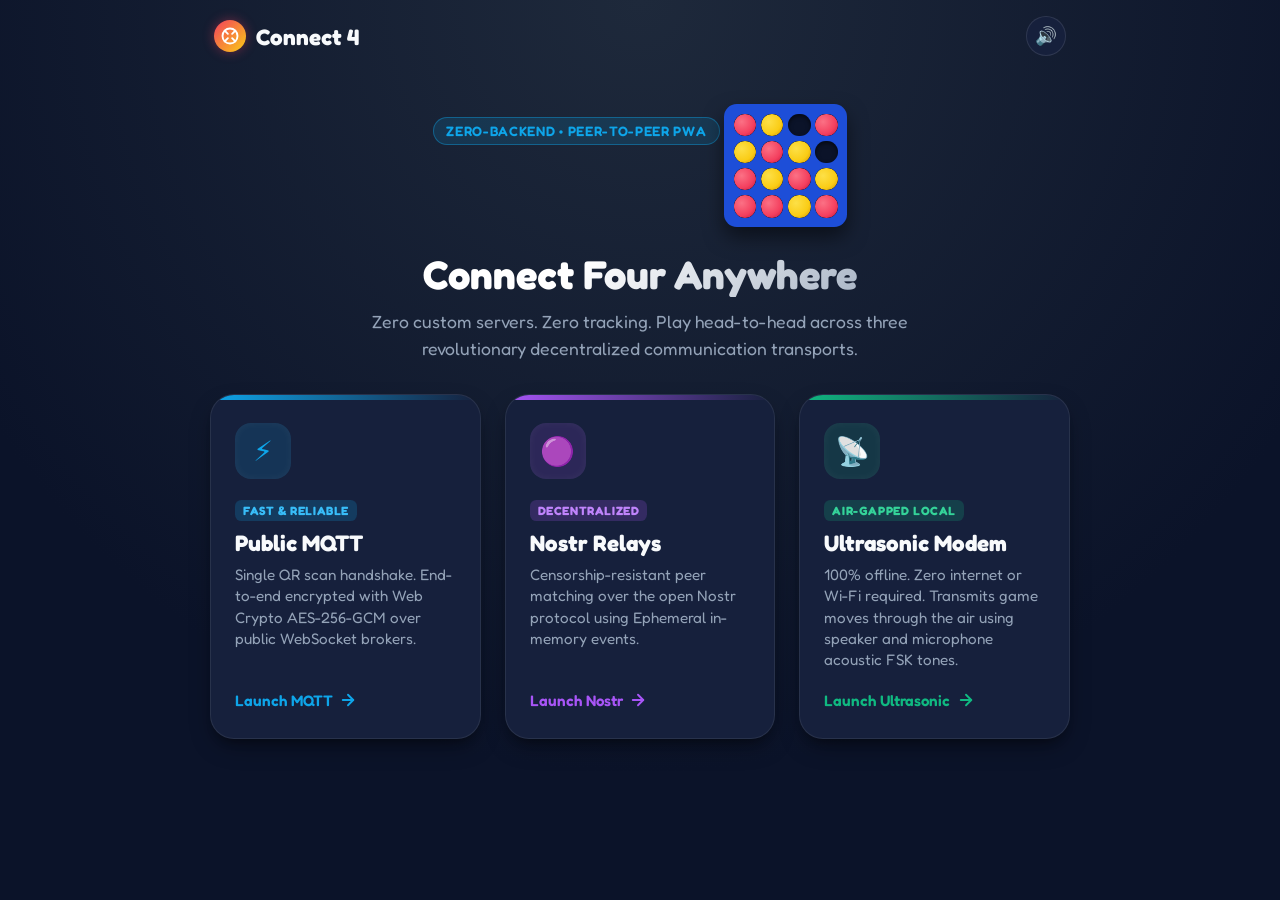
<file: index.html>
<!DOCTYPE html>
<html lang="en">
<head>
  <meta charset="UTF-8">
  <meta name="viewport" content="width=device-width, initial-scale=1.0, maximum-scale=1.0, user-scalable=no">
  <title>Connect 4 — Zero-Backend PWA Suite</title>
  <meta name="description" content="Play peer-to-peer Connect 4 across zero-backend transports: encrypted MQTT, decentralized Nostr relays, or air-gapped Ultrasonic modem.">
  <meta name="theme-color" content="#0ea5e9">
  
  <link rel="manifest" href="./manifest.json">
  <link rel="icon" type="image/svg+xml" href="./icons/icon.svg">
  <link rel="apple-touch-icon" href="./icons/icon.svg">
  <link rel="stylesheet" href="./styles.css">
</head>
<body>
  <header class="app-header">
    <a href="./" class="brand">
      <div class="brand-icon">
        <svg width="18" height="18" viewBox="0 0 24 24" fill="none" stroke="#fff" stroke-width="2.5" stroke-linecap="round" stroke-linejoin="round">
          <circle cx="12" cy="12" r="10"></circle>
          <path d="m4.93 4.93 4.24 4.24"></path>
          <path d="m14.83 9.17 4.24-4.24"></path>
          <path d="m14.83 14.83 4.24 4.24"></path>
          <path d="m9.17 14.83-4.24 4.24"></path>
        </svg>
      </div>
      <span>Connect 4</span>
    </a>

    <div class="header-controls">
      <button id="btn-sound-toggle" class="icon-btn" title="Toggle Sound" aria-label="Toggle Sound">
        🔊
      </button>
      <button id="btn-install" class="btn-install" title="Install as Web App">
        Install App
      </button>
    </div>
  </header>

  <main class="app-main">
    <section class="hero-section">
      <div class="hero-badge">Zero-Backend • Peer-to-Peer PWA</div>

      <!-- Animated Mini Board Preview -->
      <div class="mini-board-preview" aria-hidden="true">
        <div class="mini-board-slot"><div class="mini-p1"></div></div>
        <div class="mini-board-slot"><div class="mini-p2"></div></div>
        <div class="mini-board-slot"></div>
        <div class="mini-board-slot"><div class="mini-p1"></div></div>
        <div class="mini-board-slot"><div class="mini-p2"></div></div>
        <div class="mini-board-slot"><div class="mini-p1"></div></div>
        <div class="mini-board-slot"><div class="mini-p2"></div></div>
        <div class="mini-board-slot"></div>
        <div class="mini-board-slot"><div class="mini-p1"></div></div>
        <div class="mini-board-slot"><div class="mini-p2"></div></div>
        <div class="mini-board-slot"><div class="mini-p1"></div></div>
        <div class="mini-board-slot"><div class="mini-p2"></div></div>
        <div class="mini-board-slot"><div class="mini-p1"></div></div>
        <div class="mini-board-slot"><div class="mini-p1"></div></div>
        <div class="mini-board-slot"><div class="mini-p2"></div></div>
        <div class="mini-board-slot"><div class="mini-p1"></div></div>
      </div>

      <h1 class="hero-title">Connect Four Anywhere</h1>
      <p class="hero-subtitle">
        Zero custom servers. Zero tracking. Play head-to-head across three revolutionary decentralized communication transports.
      </p>
    </section>

    <div class="cards-grid">
      <!-- Variant 1: MQTT -->
      <a href="./mqtt/" class="transport-card card-mqtt">
        <div>
          <div class="card-icon-box">⚡</div>
          <span class="card-tag">Fast &amp; Reliable</span>
          <h2 class="card-title">Public MQTT</h2>
          <p class="card-desc">
            Single QR scan handshake. End-to-end encrypted with Web Crypto AES-256-GCM over public WebSocket brokers.
          </p>
        </div>
        <div class="card-cta">
          <span>Launch MQTT</span>
          <svg width="18" height="18" viewBox="0 0 24 24" fill="none" stroke="currentColor" stroke-width="2.5" stroke-linecap="round" stroke-linejoin="round"><path d="M5 12h14"></path><path d="m12 5 7 7-7 7"></path></svg>
        </div>
      </a>

      <!-- Variant 2: Nostr -->
      <a href="./nostr/" class="transport-card card-nostr">
        <div>
          <div class="card-icon-box">🟣</div>
          <span class="card-tag">Decentralized</span>
          <h2 class="card-title">Nostr Relays</h2>
          <p class="card-desc">
            Censorship-resistant peer matching over the open Nostr protocol using Ephemeral in-memory events.
          </p>
        </div>
        <div class="card-cta">
          <span>Launch Nostr</span>
          <svg width="18" height="18" viewBox="0 0 24 24" fill="none" stroke="currentColor" stroke-width="2.5" stroke-linecap="round" stroke-linejoin="round"><path d="M5 12h14"></path><path d="m12 5 7 7-7 7"></path></svg>
        </div>
      </a>

      <!-- Variant 3: Ultrasonic -->
      <a href="./ultrasonic/" class="transport-card card-ultrasonic">
        <div>
          <div class="card-icon-box">📡</div>
          <span class="card-tag">Air-Gapped Local</span>
          <h2 class="card-title">Ultrasonic Modem</h2>
          <p class="card-desc">
            100% offline. Zero internet or Wi-Fi required. Transmits game moves through the air using speaker and microphone acoustic FSK tones.
          </p>
        </div>
        <div class="card-cta">
          <span>Launch Ultrasonic</span>
          <svg width="18" height="18" viewBox="0 0 24 24" fill="none" stroke="currentColor" stroke-width="2.5" stroke-linecap="round" stroke-linejoin="round"><path d="M5 12h14"></path><path d="m12 5 7 7-7 7"></path></svg>
        </div>
      </a>
    </div>
  </main>

  <script type="module">
    import { audioFx } from './shared/audio-fx.js';

    // Register Service Worker
    if ('serviceWorker' in navigator) {
      window.addEventListener('load', () => {
        navigator.serviceWorker.register('./sw.js', { scope: './' })
          .then(reg => console.log('Service Worker registered with scope:', reg.scope))
          .catch(err => console.warn('Service Worker registration failed:', err));
      });
    }

    // Sound toggle
    const soundBtn = document.getElementById('btn-sound-toggle');
    const updateSoundBtn = () => {
      soundBtn.textContent = audioFx.isMuted ? '🔇' : '🔊';
    };
    updateSoundBtn();

    soundBtn.addEventListener('click', () => {
      const muted = audioFx.toggleMute();
      updateSoundBtn();
      if (!muted) audioFx.playClick();
    });

    // PWA Install Prompt
    let deferredPrompt = null;
    const installBtn = document.getElementById('btn-install');

    window.addEventListener('beforeinstallprompt', (e) => {
      e.preventDefault();
      deferredPrompt = e;
      installBtn.style.display = 'block';
    });

    installBtn.addEventListener('click', async () => {
      if (deferredPrompt) {
        audioFx.playClick();
        deferredPrompt.prompt();
        const { outcome } = await deferredPrompt.userChoice;
        if (outcome === 'accepted') {
          installBtn.style.display = 'none';
        }
        deferredPrompt = null;
      }
    });

    window.addEventListener('appinstalled', () => {
      installBtn.style.display = 'none';
      deferredPrompt = null;
    });
  </script>
</body>
</html>
</file>
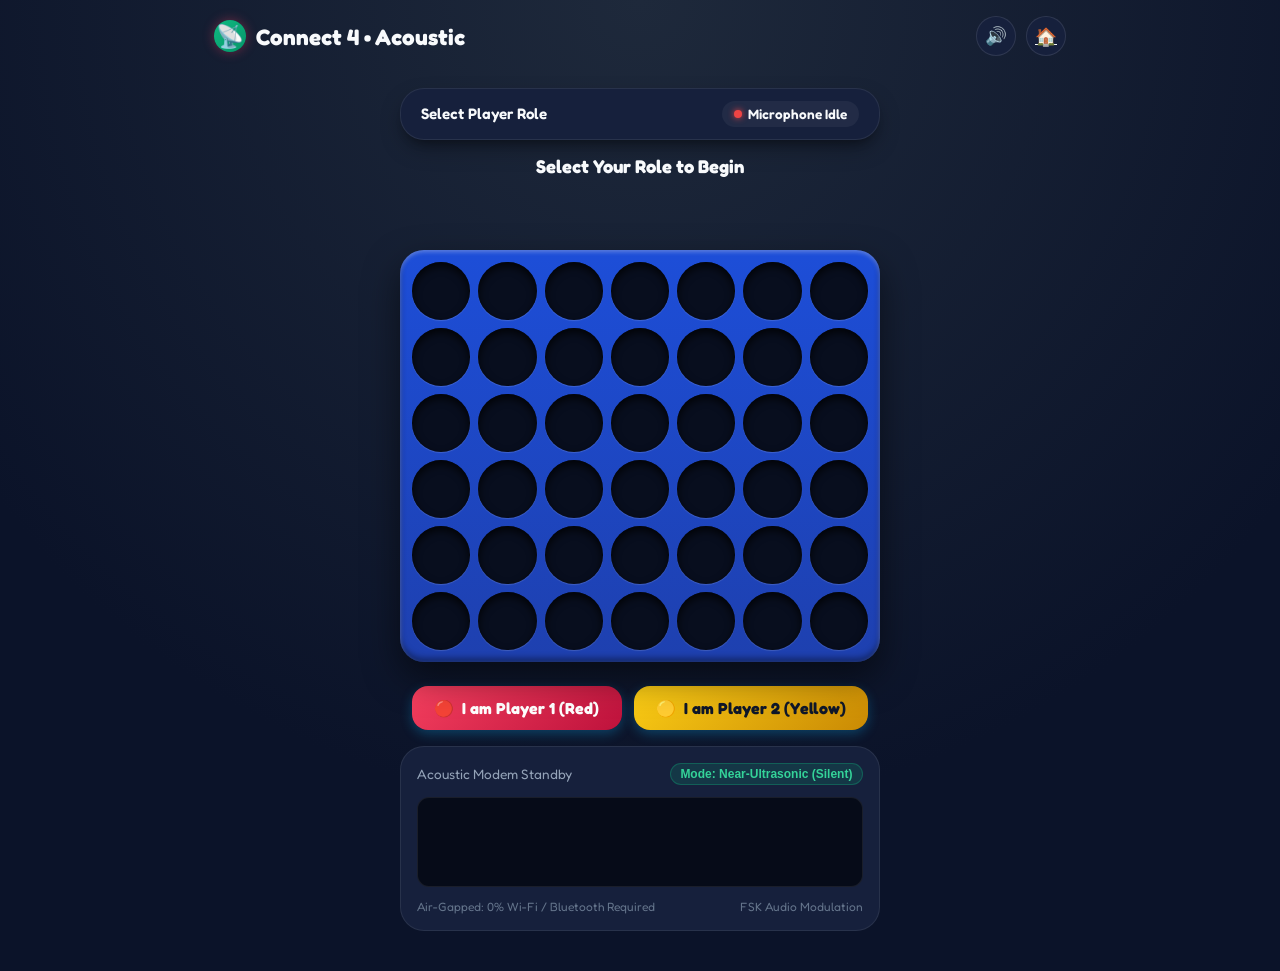
<file: ultrasonic/index.html>
<!DOCTYPE html>
<html lang="en">
<head>
  <meta charset="UTF-8">
  <meta name="viewport" content="width=device-width, initial-scale=1.0, maximum-scale=1.0, user-scalable=no">
  <title>Connect 4 — Ultrasonic Acoustic Modem</title>
  <meta name="description" content="100% offline air-gapped Connect 4 peer-to-peer gameplay via microphone and speaker audio FSK modulation.">
  <meta name="theme-color" content="#10b981">

  <link rel="manifest" href="../manifest.json">
  <link rel="icon" type="image/svg+xml" href="../icons/icon.svg">
  <link rel="stylesheet" href="../styles.css">
</head>
<body>
  <header class="app-header">
    <a href="../" class="brand">
      <div class="brand-icon" style="background: linear-gradient(135deg, #10b981, #059669);">📡</div>
      <span>Connect 4 • Acoustic</span>
    </a>

    <div class="header-controls">
      <button id="btn-sound" class="icon-btn" title="Toggle Sound">🔊</button>
      <a href="../" class="icon-btn" title="Back to Hub">🏠</a>
    </div>
  </header>

  <main class="app-main">
    <!-- Status HUD -->
    <div id="game-hud" class="game-hud">
      <div class="hud-player">
        <span id="local-role-badge">Select Player Role</span>
      </div>
      <div class="hud-status-badge">
        <div id="status-dot" class="status-dot disconnected"></div>
        <span id="status-text">Microphone Idle</span>
      </div>
    </div>

    <!-- Turn Banner -->
    <div id="turn-banner" class="turn-banner">Select Your Role to Begin</div>

    <!-- Board -->
    <div id="board-container"></div>

    <!-- Role Selection (Air-gapped) -->
    <div id="role-selection" class="action-toolbar">
      <button id="btn-p1" class="btn-primary" style="background: linear-gradient(135deg, #f43f5e, #be123c);">
        <span>🔴</span>
        <span>I am Player 1 (Red)</span>
      </button>
      <button id="btn-p2" class="btn-primary" style="background: linear-gradient(135deg, #facc15, #ca8a04); color: #0f172a;">
        <span>🟡</span>
        <span>I am Player 2 (Yellow)</span>
      </button>
    </div>

    <!-- Game Active Controls -->
    <div id="game-controls" class="action-toolbar" style="display: none;">
      <button id="btn-resend" class="btn-secondary" style="display: none; border-color: #38bdf8; color: #38bdf8;">
        <span>🔊</span>
        <span>Resend Last Move</span>
      </button>
      <button id="btn-rematch" class="btn-primary" style="background: linear-gradient(135deg, #10b981, #059669);">
        <span>🔄</span>
        <span>Restart Game</span>
      </button>
      <button id="btn-leave" class="btn-secondary">
        <span>🚪</span>
        <span>Change Role</span>
      </button>
    </div>

    <!-- Acoustic Modem Waterfall Visualizer -->
    <div class="acoustic-panel">
      <div class="acoustic-status-row">
        <span id="tx-status">Acoustic Modem Standby</span>
        <button id="btn-mode-toggle" class="acoustic-mode-pill">Mode: Near-Ultrasonic (Silent)</button>
      </div>
      <canvas id="waterfall-canvas" class="waterfall-canvas" width="480" height="90"></canvas>
      <div class="acoustic-status-row" style="font-size: 0.75rem; color: #64748b;">
        <span>Air-Gapped: 0% Wi-Fi / Bluetooth Required</span>
        <span>FSK Audio Modulation</span>
      </div>
    </div>
  </main>

  <div id="toast" class="toast"></div>

  <script type="module" src="./app.js"></script>
</body>
</html>
</file>
<file: styles.css>
/* ==========================================================================
   Connect 4 Zero-Backend PWA Suite Design System
   Palette: Electric Blue, Punchy Yellow, Coral Red, Deep Slate
   ========================================================================== */

@import url('https://fonts.googleapis.com/css2?family=Fredoka:wght@400;600;700&display=swap');

:root {
  --bg-main: #0b1329;
  --bg-card: #16203c;
  --bg-card-hover: #1e2c52;
  --bg-subtle: #22325c;
  
  --primary-blue: #0ea5e9;
  --primary-blue-glow: rgba(14, 165, 233, 0.4);
  --board-blue: #1d4ed8;
  --board-blue-dark: #1e40af;
  
  --p1-coral: #f43f5e;
  --p1-coral-glow: rgba(244, 63, 94, 0.5);
  --p1-dark: #be123c;
  
  --p2-yellow: #facc15;
  --p2-yellow-glow: rgba(250, 204, 21, 0.5);
  --p2-dark: #ca8a04;
  
  --text-main: #f8fafc;
  --text-muted: #94a3b8;
  --text-dim: #64748b;
  
  --status-green: #10b981;
  --status-yellow: #f59e0b;
  --status-red: #ef4444;

  --radius-card: 1.5rem;
  --radius-btn: 1rem;
  --radius-sm: 0.5rem;

  --shadow-card: 0 10px 25px -5px rgba(0, 0, 0, 0.4), 0 8px 10px -6px rgba(0, 0, 0, 0.3);
  --shadow-btn: 0 4px 12px rgba(14, 165, 233, 0.3);
  
  --font-family: 'Fredoka', system-ui, -apple-system, sans-serif;
}

* {
  box-sizing: border-box;
  margin: 0;
  padding: 0;
  -webkit-tap-highlight-color: transparent;
}

body {
  font-family: var(--font-family);
  background: radial-gradient(circle at 50% 0%, #1e293b 0%, var(--bg-main) 70%);
  color: var(--text-main);
  min-height: 100vh;
  display: flex;
  flex-direction: column;
  overflow-x: hidden;
}

/* Header & Navigation */
header.app-header {
  display: flex;
  align-items: center;
  justify-content: space-between;
  padding: 1rem 1.5rem;
  max-width: 900px;
  width: 100%;
  margin: 0 auto;
}

.brand {
  display: flex;
  align-items: center;
  gap: 0.6rem;
  text-decoration: none;
  color: var(--text-main);
  font-size: 1.4rem;
  font-weight: 700;
}

.brand-icon {
  width: 2rem;
  height: 2rem;
  display: flex;
  align-items: center;
  justify-content: center;
  background: linear-gradient(135deg, var(--p1-coral), var(--p2-yellow));
  border-radius: 50%;
  box-shadow: 0 0 12px rgba(244, 63, 94, 0.4);
}

.header-controls {
  display: flex;
  align-items: center;
  gap: 0.6rem;
}

.icon-btn {
  background: var(--bg-card);
  border: 1px solid rgba(255, 255, 255, 0.1);
  color: var(--text-main);
  width: 2.5rem;
  height: 2.5rem;
  border-radius: 50%;
  display: flex;
  align-items: center;
  justify-content: center;
  cursor: pointer;
  font-size: 1.1rem;
  transition: all 0.2s ease;
}

.icon-btn:hover {
  background: var(--bg-card-hover);
  transform: translateY(-2px);
}

.btn-install {
  display: none;
  background: linear-gradient(135deg, var(--primary-blue), #2563eb);
  color: #fff;
  border: none;
  padding: 0.5rem 1rem;
  border-radius: var(--radius-btn);
  font-family: inherit;
  font-weight: 600;
  cursor: pointer;
  box-shadow: var(--shadow-btn);
  transition: transform 0.2s;
}

.btn-install:hover {
  transform: scale(1.04);
}

/* Main Container */
main.app-main {
  flex: 1;
  max-width: 900px;
  width: 100%;
  margin: 0 auto;
  padding: 1rem 1.25rem 2.5rem;
  display: flex;
  flex-direction: column;
  align-items: center;
}

/* Landing Hero Section */
.hero-section {
  text-align: center;
  margin: 1rem 0 2rem;
  max-width: 600px;
}

.hero-badge {
  display: inline-block;
  background: rgba(14, 165, 233, 0.15);
  border: 1px solid rgba(14, 165, 233, 0.4);
  color: var(--primary-blue);
  padding: 0.3rem 0.8rem;
  border-radius: 2rem;
  font-size: 0.85rem;
  font-weight: 600;
  margin-bottom: 0.8rem;
  text-transform: uppercase;
  letter-spacing: 0.05em;
}

.hero-title {
  font-size: 2.5rem;
  font-weight: 700;
  line-height: 1.15;
  margin-bottom: 0.75rem;
  background: linear-gradient(135deg, #ffffff 40%, #94a3b8);
  -webkit-background-clip: text;
  -webkit-text-fill-color: transparent;
}

.hero-subtitle {
  color: var(--text-muted);
  font-size: 1.1rem;
  line-height: 1.5;
}

/* Hero Mini Board Animation */
.mini-board-preview {
  display: inline-grid;
  grid-template-columns: repeat(4, 1.4rem);
  grid-template-rows: repeat(4, 1.4rem);
  gap: 0.3rem;
  padding: 0.6rem;
  background: var(--board-blue);
  border-radius: 0.8rem;
  box-shadow: 0 10px 20px rgba(0, 0, 0, 0.5);
  margin-bottom: 1.5rem;
}

.mini-board-slot {
  width: 100%;
  height: 100%;
  background: var(--bg-main);
  border-radius: 50%;
  box-shadow: inset 0 2px 4px rgba(0,0,0,0.6);
  position: relative;
  overflow: hidden;
}

.mini-p1 {
  width: 100%;
  height: 100%;
  background: radial-gradient(circle at 35% 35%, #fb7185, var(--p1-coral) 60%, var(--p1-dark));
  border-radius: 50%;
  animation: miniBounce 2s infinite ease-in-out;
}

.mini-p2 {
  width: 100%;
  height: 100%;
  background: radial-gradient(circle at 35% 35%, #fde047, var(--p2-yellow) 60%, var(--p2-dark));
  border-radius: 50%;
  animation: miniBounce 2s infinite ease-in-out 0.3s;
}

@keyframes miniBounce {
  0%, 100% { transform: translateY(0); }
  50% { transform: translateY(-4px); }
}

/* Transport Cards Grid */
.cards-grid {
  display: grid;
  grid-template-columns: repeat(auto-fit, minmax(260px, 1fr));
  gap: 1.5rem;
  width: 100%;
  margin-bottom: 2rem;
}

.transport-card {
  background: var(--bg-card);
  border: 1px solid rgba(255, 255, 255, 0.08);
  border-radius: var(--radius-card);
  padding: 1.75rem 1.5rem;
  display: flex;
  flex-direction: column;
  justify-content: space-between;
  box-shadow: var(--shadow-card);
  transition: all 0.25s cubic-bezier(0.34, 1.56, 0.64, 1);
  position: relative;
  overflow: hidden;
  text-decoration: none;
  color: inherit;
}

.transport-card::before {
  content: '';
  position: absolute;
  top: 0;
  left: 0;
  right: 0;
  height: 5px;
  background: linear-gradient(90deg, var(--accent-color, var(--primary-blue)), transparent);
}

.transport-card:hover {
  transform: translateY(-6px) scale(1.02);
  border-color: rgba(255, 255, 255, 0.2);
  background: var(--bg-card-hover);
}

.card-icon-box {
  width: 3.5rem;
  height: 3.5rem;
  border-radius: 1rem;
  display: flex;
  align-items: center;
  justify-content: center;
  font-size: 1.75rem;
  margin-bottom: 1.25rem;
  background: rgba(255, 255, 255, 0.05);
  box-shadow: inset 0 0 10px rgba(255, 255, 255, 0.05);
}

.card-tag {
  display: inline-block;
  font-size: 0.75rem;
  font-weight: 700;
  text-transform: uppercase;
  letter-spacing: 0.05em;
  padding: 0.2rem 0.5rem;
  border-radius: 0.4rem;
  margin-bottom: 0.5rem;
  width: fit-content;
}

.card-title {
  font-size: 1.4rem;
  font-weight: 700;
  margin-bottom: 0.5rem;
}

.card-desc {
  font-size: 0.95rem;
  color: var(--text-muted);
  line-height: 1.4;
  margin-bottom: 1.25rem;
}

.card-cta {
  display: flex;
  align-items: center;
  gap: 0.4rem;
  font-weight: 600;
  color: var(--accent-color, var(--primary-blue));
  font-size: 0.95rem;
  margin-top: auto;
}

.card-cta svg {
  transition: transform 0.2s;
}

.transport-card:hover .card-cta svg {
  transform: translateX(4px);
}

/* Card Accents */
.card-mqtt {
  --accent-color: #0ea5e9;
}
.card-mqtt .card-icon-box {
  background: rgba(14, 165, 233, 0.15);
  color: #0ea5e9;
}
.card-mqtt .card-tag {
  background: rgba(14, 165, 233, 0.2);
  color: #38bdf8;
}

.card-nostr {
  --accent-color: #a855f7;
}
.card-nostr .card-icon-box {
  background: rgba(168, 85, 247, 0.15);
  color: #a855f7;
}
.card-nostr .card-tag {
  background: rgba(168, 85, 247, 0.2);
  color: #c084fc;
}

.card-ultrasonic {
  --accent-color: #10b981;
}
.card-ultrasonic .card-icon-box {
  background: rgba(16, 185, 129, 0.15);
  color: #10b981;
}
.card-ultrasonic .card-tag {
  background: rgba(16, 185, 129, 0.2);
  color: #34d399;
}

/* ==========================================================================
   CONNECT 4 BOARD STYLING & DROP PHYSICS
   ========================================================================== */

.c4-board-wrapper {
  display: flex;
  flex-direction: column;
  align-items: center;
  width: 100%;
  max-width: 480px;
  user-select: none;
  touch-action: manipulation;
  margin: 0.5rem 0 1rem;
}

/* Indicator Row */
.c4-indicator-row {
  display: grid;
  grid-template-columns: repeat(7, 1fr);
  width: 100%;
  height: 50px;
  gap: 8px;
  padding: 0 10px;
  margin-bottom: 4px;
}

.c4-indicator-slot {
  display: flex;
  align-items: center;
  justify-content: center;
  cursor: pointer;
}

/* Main Grille */
.c4-board {
  display: grid;
  grid-template-columns: repeat(7, 1fr);
  grid-template-rows: repeat(6, 1fr);
  gap: 8px;
  background: linear-gradient(180deg, var(--board-blue), var(--board-blue-dark));
  padding: 12px;
  border-radius: 1.5rem;
  box-shadow: 0 15px 35px rgba(0, 0, 0, 0.5), inset 0 2px 4px rgba(255, 255, 255, 0.3), inset 0 -4px 6px rgba(0, 0, 0, 0.4);
  width: 100%;
  aspect-ratio: 7 / 6;
  position: relative;
}

.c4-cell {
  position: relative;
  width: 100%;
  height: 100%;
  cursor: pointer;
}

.c4-hole {
  width: 100%;
  height: 100%;
  background: #080e1e;
  border-radius: 50%;
  box-shadow: inset 0 4px 8px rgba(0, 0, 0, 0.8), 0 1px 1px rgba(255, 255, 255, 0.15);
  position: relative;
  overflow: hidden;
  display: flex;
  align-items: center;
  justify-content: center;
}

/* Checkers */
.c4-piece {
  width: 100%;
  height: 100%;
  border-radius: 50%;
  position: relative;
  box-shadow: inset 0 3px 6px rgba(255, 255, 255, 0.4), inset 0 -4px 8px rgba(0, 0, 0, 0.5), 0 3px 6px rgba(0, 0, 0, 0.3);
}

.c4-piece::after {
  content: '';
  position: absolute;
  top: 15%;
  left: 15%;
  right: 15%;
  bottom: 15%;
  border-radius: 50%;
  border: 2px dashed rgba(255, 255, 255, 0.3);
}

.c4-piece.p1 {
  background: radial-gradient(circle at 35% 35%, #fb7185, var(--p1-coral) 60%, var(--p1-dark));
}

.c4-piece.p2 {
  background: radial-gradient(circle at 35% 35%, #fef08a, var(--p2-yellow) 60%, var(--p2-dark));
}

.c4-piece.preview {
  opacity: 0.6;
  transform: scale(0.85);
  pointer-events: none;
  animation: pulsePreview 1.2s infinite ease-in-out;
}

@keyframes pulsePreview {
  0%, 100% { transform: scale(0.85); opacity: 0.6; }
  50% { transform: scale(0.95); opacity: 0.85; }
}

/* Bouncy Drop Animation */
.c4-piece.dropping {
  animation: dropBounce 0.42s cubic-bezier(0.34, 1.56, 0.64, 1) forwards;
}

@keyframes dropBounce {
  0% {
    transform: translateY(var(--drop-distance, -600%));
    opacity: 0.4;
  }
  60% {
    transform: translateY(0);
    opacity: 1;
  }
  78% {
    transform: translateY(-16%);
  }
  92% {
    transform: translateY(0);
  }
  96% {
    transform: translateY(-5%);
  }
  100% {
    transform: translateY(0);
  }
}

/* Winner Pulsing Animation */
.c4-piece.winner-pulse {
  animation: winnerGlow 1s infinite alternate ease-in-out;
  z-index: 5;
}

@keyframes winnerGlow {
  0% {
    transform: scale(0.95);
    box-shadow: 0 0 10px #ffffff, 0 0 20px #ffffff;
  }
  100% {
    transform: scale(1.08);
    box-shadow: 0 0 20px #ffffff, 0 0 40px #ffffff;
  }
}

/* ==========================================================================
   GAME HUD & STATUS BARS
   ========================================================================== */

.game-hud {
  display: flex;
  align-items: center;
  justify-content: space-between;
  width: 100%;
  max-width: 480px;
  background: var(--bg-card);
  padding: 0.75rem 1.25rem;
  border-radius: var(--radius-card);
  box-shadow: var(--shadow-card);
  margin-bottom: 0.75rem;
  border: 1px solid rgba(255, 255, 255, 0.08);
}

.hud-player {
  display: flex;
  align-items: center;
  gap: 0.6rem;
  font-weight: 600;
  font-size: 0.95rem;
}

.hud-token {
  width: 1.25rem;
  height: 1.25rem;
  border-radius: 50%;
  box-shadow: 0 2px 4px rgba(0, 0, 0, 0.3);
}

.hud-token.p1 {
  background: var(--p1-coral);
}

.hud-token.p2 {
  background: var(--p2-yellow);
}

.hud-status-badge {
  display: flex;
  align-items: center;
  gap: 0.4rem;
  font-size: 0.85rem;
  font-weight: 600;
  padding: 0.3rem 0.75rem;
  border-radius: 2rem;
  background: rgba(255, 255, 255, 0.05);
}

.status-dot {
  width: 0.5rem;
  height: 0.5rem;
  border-radius: 50%;
  background: var(--status-yellow);
  box-shadow: 0 0 6px currentColor;
}

.status-dot.connected {
  background: var(--status-green);
  color: var(--status-green);
}

.status-dot.connecting {
  background: var(--status-yellow);
  color: var(--status-yellow);
  animation: blink 1s infinite;
}

.status-dot.disconnected {
  background: var(--status-red);
  color: var(--status-red);
}

@keyframes blink {
  50% { opacity: 0.3; }
}

/* Turn Message Banner */
.turn-banner {
  text-align: center;
  font-size: 1.15rem;
  font-weight: 700;
  margin-bottom: 0.5rem;
  min-height: 1.8rem;
  display: flex;
  align-items: center;
  justify-content: center;
  gap: 0.5rem;
}

.turn-banner.my-turn {
  color: #38bdf8;
}

.turn-banner.opp-turn {
  color: var(--text-muted);
}

.turn-banner.win {
  color: #4ade80;
  font-size: 1.3rem;
  animation: popIn 0.3s cubic-bezier(0.34, 1.56, 0.64, 1);
}

.turn-banner.loss {
  color: #f87171;
  font-size: 1.3rem;
}

.turn-banner.tie {
  color: #fbbf24;
  font-size: 1.3rem;
}

@keyframes popIn {
  0% { transform: scale(0.8); opacity: 0; }
  100% { transform: scale(1); opacity: 1; }
}

/* Action Button Toolbar */
.action-toolbar {
  display: flex;
  align-items: center;
  gap: 0.75rem;
  margin-top: 0.5rem;
  flex-wrap: wrap;
  justify-content: center;
}

.btn-primary {
  background: linear-gradient(135deg, var(--primary-blue), #2563eb);
  color: #fff;
  border: none;
  padding: 0.75rem 1.4rem;
  border-radius: var(--radius-btn);
  font-family: inherit;
  font-weight: 700;
  font-size: 1rem;
  cursor: pointer;
  box-shadow: var(--shadow-btn);
  transition: all 0.2s cubic-bezier(0.34, 1.56, 0.64, 1);
  display: flex;
  align-items: center;
  gap: 0.5rem;
}

.btn-primary:hover {
  transform: translateY(-2px);
  box-shadow: 0 6px 18px rgba(14, 165, 233, 0.45);
}

.btn-secondary {
  background: var(--bg-card);
  color: var(--text-main);
  border: 1px solid rgba(255, 255, 255, 0.15);
  padding: 0.75rem 1.25rem;
  border-radius: var(--radius-btn);
  font-family: inherit;
  font-weight: 600;
  font-size: 0.95rem;
  cursor: pointer;
  transition: all 0.2s ease;
  display: flex;
  align-items: center;
  gap: 0.5rem;
}

.btn-secondary:hover {
  background: var(--bg-card-hover);
  border-color: rgba(255, 255, 255, 0.3);
}

/* ==========================================================================
   MODALS & OVERLAYS
   ========================================================================== */

.modal-backdrop {
  position: fixed;
  inset: 0;
  background: rgba(0, 0, 0, 0.75);
  backdrop-filter: blur(6px);
  display: flex;
  align-items: center;
  justify-content: center;
  padding: 1.25rem;
  z-index: 100;
  opacity: 0;
  pointer-events: none;
  transition: opacity 0.25s ease;
}

.modal-backdrop.active {
  opacity: 1;
  pointer-events: auto;
}

.modal-box {
  background: var(--bg-card);
  border: 1px solid rgba(255, 255, 255, 0.15);
  border-radius: var(--radius-card);
  padding: 1.75rem;
  max-width: 420px;
  width: 100%;
  box-shadow: 0 20px 40px rgba(0, 0, 0, 0.6);
  transform: scale(0.92);
  transition: transform 0.25s cubic-bezier(0.34, 1.56, 0.64, 1);
  display: flex;
  flex-direction: column;
  align-items: center;
  text-align: center;
}

.modal-backdrop.active .modal-box {
  transform: scale(1);
}

.modal-title {
  font-size: 1.4rem;
  font-weight: 700;
  margin-bottom: 0.5rem;
}

.modal-desc {
  font-size: 0.9rem;
  color: var(--text-muted);
  margin-bottom: 1.25rem;
}

.qr-display-container {
  background: #ffffff;
  padding: 1rem;
  border-radius: 0.5rem;
  margin-bottom: 1rem;
  box-shadow: 0 4px 20px rgba(0, 0, 0, 0.4);
  display: flex;
  align-items: center;
  justify-content: center;
  width: min(280px, 82vw);
  height: min(280px, 82vw);
}

.invite-url-row {
  display: flex;
  align-items: center;
  gap: 0.5rem;
  width: 100%;
  margin-bottom: 1rem;
}

.invite-input {
  flex: 1;
  background: rgba(0, 0, 0, 0.3);
  border: 1px solid rgba(255, 255, 255, 0.2);
  color: #fff;
  padding: 0.6rem 0.8rem;
  border-radius: var(--radius-sm);
  font-family: monospace;
  font-size: 0.8rem;
  text-overflow: ellipsis;
  outline: none;
}

.invite-input:focus {
  border-color: var(--primary-blue);
}

.camera-preview-container {
  width: 100%;
  max-width: 320px;
  aspect-ratio: 4 / 3;
  background: #000;
  border-radius: 1rem;
  position: relative;
  overflow: hidden;
  margin-bottom: 1rem;
  box-shadow: 0 4px 15px rgba(0, 0, 0, 0.5);
}

.camera-preview-container video {
  width: 100%;
  height: 100%;
  object-fit: cover;
}

.scanner-crosshair {
  position: absolute;
  top: 50%;
  left: 50%;
  transform: translate(-50%, -50%);
  width: 180px;
  height: 180px;
  border: 2px solid var(--primary-blue);
  border-radius: 1rem;
  box-shadow: 0 0 0 9999px rgba(0, 0, 0, 0.5);
  pointer-events: none;
}

/* Toast Notification */
.toast {
  position: fixed;
  bottom: 1.5rem;
  left: 50%;
  transform: translateX(-50%) translateY(100px);
  background: var(--bg-card);
  border: 1px solid var(--primary-blue);
  color: var(--text-main);
  padding: 0.6rem 1.2rem;
  border-radius: 2rem;
  font-size: 0.9rem;
  font-weight: 600;
  box-shadow: 0 8px 20px rgba(0, 0, 0, 0.5);
  opacity: 0;
  transition: all 0.3s cubic-bezier(0.34, 1.56, 0.64, 1);
  z-index: 200;
  pointer-events: none;
}

.toast.show {
  transform: translateX(-50%) translateY(0);
  opacity: 1;
}

/* ==========================================================================
   ULTRASONIC ACOUSTIC WATERFALL VISUALIZER
   ========================================================================== */

.acoustic-panel {
  width: 100%;
  max-width: 480px;
  background: var(--bg-card);
  border: 1px solid rgba(255, 255, 255, 0.08);
  border-radius: var(--radius-card);
  padding: 1rem;
  margin-top: 1rem;
  display: flex;
  flex-direction: column;
  gap: 0.75rem;
}

.waterfall-canvas {
  width: 100%;
  height: 90px;
  background: #060b18;
  border-radius: 0.75rem;
  border: 1px solid rgba(255, 255, 255, 0.08);
}

.acoustic-status-row {
  display: flex;
  align-items: center;
  justify-content: space-between;
  font-size: 0.85rem;
  color: var(--text-muted);
}

.acoustic-mode-pill {
  background: rgba(16, 185, 129, 0.15);
  border: 1px solid rgba(16, 185, 129, 0.3);
  color: #34d399;
  padding: 0.2rem 0.6rem;
  border-radius: 1rem;
  font-weight: 600;
  font-size: 0.75rem;
}

/* Responsive tweaks */
@media (max-width: 480px) {
  header.app-header {
    padding: 0.75rem 1rem;
  }
  .hero-title {
    font-size: 2rem;
  }
  .c4-board {
    gap: 5px;
    padding: 8px;
  }
  .c4-indicator-row {
    gap: 5px;
    height: 40px;
  }
}
</file>
